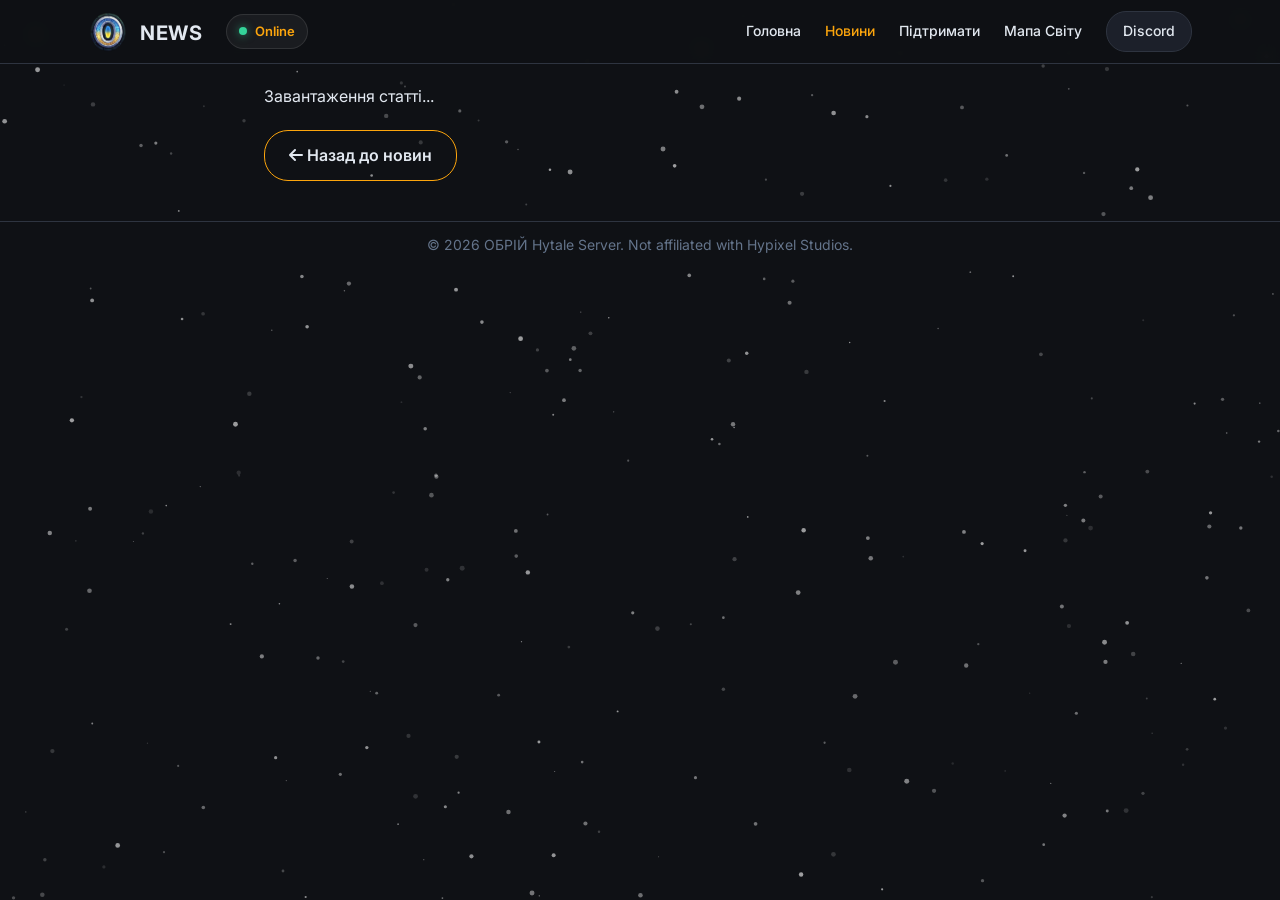
<file: article.html>
<!DOCTYPE html>
<html lang="uk">

<head>
    <meta charset="UTF-8">
    <meta name="viewport" content="width=device-width, initial-scale=1.0">
    <title>Новина - ОБРІЙ Hytale</title>
    <link rel="icon" type="image/png" href="assets/images/logo_new.png">
    <link rel="preconnect" href="https://fonts.googleapis.com">
    <link rel="preconnect" href="https://fonts.gstatic.com" crossorigin>
    <link href="https://fonts.googleapis.com/css2?family=Inter:wght@400;500;600;700;800&display=swap" rel="stylesheet">
    <link rel="stylesheet" href="https://cdnjs.cloudflare.com/ajax/libs/font-awesome/6.0.0/css/all.min.css">
    <link rel="stylesheet" href="style.css?v=1.8">

    <!-- SEO & Open Graph -->
    <meta name="description" content="Читайте цікаві статті про світ Hytale та сервер ОБРІЙ.">
    <meta property="og:type" content="article">
    <meta property="og:url" content="https://obriyhytale.pp.ua/article.html">
    <meta property="og:title" content="Стаття - ОБРІЙ Hytale">
    <meta property="og:description" content="Читайте цікаві статті про світ Hytale та сервер ОБРІЙ.">
    <meta property="og:image" content="https://obriyhytale.pp.ua/assets/images/logo_new.png">
    
    <!-- Twitter -->
    <meta property="twitter:card" content="summary_large_image">
    <meta property="twitter:url" content="https://obriyhytale.pp.ua/article.html">
    <meta property="twitter:title" content="Стаття - ОБРІЙ Hytale">
    <meta property="twitter:description" content="Читайте цікаві статті про світ Hytale та сервер ОБРІЙ.">
    <meta property="twitter:image" content="https://obriyhytale.pp.ua/assets/images/logo_new.png">
</head>

<body>
    <header>
        <div class="header-inner">
            <div class="header-left">
                <a href="/" class="logo">
                    <img src="assets/images/logo_new.png" alt="ОБРІЙ">
                    <span>NEWS</span>
                </a>
                <div class="server-status" title="Click to copy IP">
                    <div class="status-dot"></div>
                    <div class="status-text">Loading...</div>
                </div>
            </div>
            <div class="menu-toggle"><i class="fas fa-bars"></i></div>
            <nav class="desktop-nav">
                <a href="/">Головна</a>
                <a href="/news" class="active">Новини</a>
                <a href="/donate">Підтримати</a>
                <a href="https://map.obriyhytale.pp.ua/" target="_blank">Мапа Світу</a>
                <a href="https://discord.gg/MFsDjDY6nN" target="_blank" class="discord-btn">Discord</a>
            </nav>
        </div>
    </header>

    <main style="padding-bottom: 40px;">
        <article class="container animate" style="max-width: 800px; margin: 0 auto;">
            <div id="article-content" class="article-full">
                <div class="loading">Завантаження статті...</div>
            </div>

            <div style="margin-top: 20px;">
                <a href="/news" class="btn btn-outline"><i class="fas fa-arrow-left"></i> Назад до новин</a>
            </div>
        </article>
    </main>

    <footer>
        <div class="container footer-content">
            <p>&copy; 2026 ОБРІЙ Hytale Server. Not affiliated with Hypixel Studios.</p>
        </div>
    </footer>

    <script src="script.js?v=1.8"></script>

    <!-- Cloudflare Web Analytics -->
    <script defer src='https://static.cloudflareinsights.com/beacon.min.js'
        data-cf-beacon='{"token": "9cac6707b13f4481a4ed3b83d3ede706"}'></script><!-- End Cloudflare Web Analytics -->
</body>

</html>
</file>
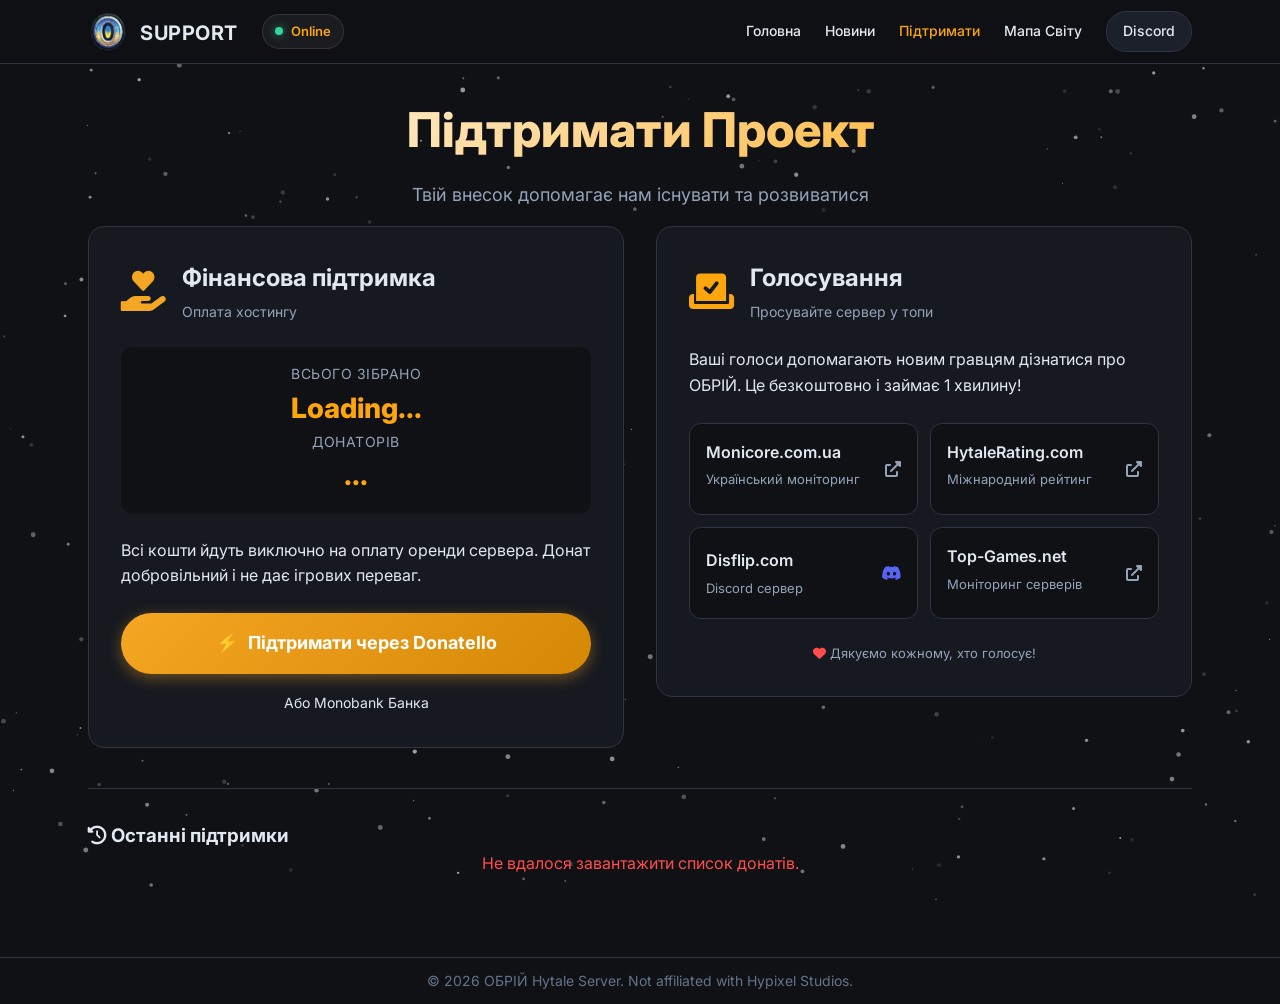
<file: donate.html>
<!DOCTYPE html>
<html lang="uk">

<head>
    <meta charset="UTF-8">
    <meta name="viewport" content="width=device-width, initial-scale=1.0">

    <!-- Primary Meta Tags -->
    <title>Підтримати проект - ОБРІЙ Hytale (Хайтейл) сервер</title>
    <meta name="description"
        content="Підтримай ОБРІЙ - український Hytale (Хайтейл) сервер. Твій донат допомагає оплатити хостинг без ігрових переваг. Принципово проти Pay-to-Win.">
    <meta name="keywords"
        content="обрій донат, підтримати hytale сервер, hytale донат, хайтейл підтримка, обрій хайтейл донат">

    <link rel="icon" type="image/png" href="assets/images/logo_new.png">
    <link rel="canonical" href="https://obriyhytale.pp.ua/donate">
    <link rel="preconnect" href="https://fonts.googleapis.com">
    <link rel="preconnect" href="https://fonts.gstatic.com" crossorigin>
    <link href="https://fonts.googleapis.com/css2?family=Inter:wght@400;500;600;700;800&display=swap" rel="stylesheet">
    <link rel="stylesheet" href="style.css?v=1.8">

    <!-- SEO & Open Graph -->
    <meta name="description" content="Підтримай український сервер Hytale! Твій внесок допомагає нам розвиватися.">
    <meta property="og:type" content="website">
    <meta property="og:url" content="https://obriyhytale.pp.ua/donate.html">
    <meta property="og:title" content="Підтримати - ОБРІЙ Hytale">
    <meta property="og:description" content="Підтримай український сервер Hytale! Твій внесок допомагає нам розвиватися.">
    <meta property="og:image" content="https://obriyhytale.pp.ua/assets/images/logo_new.png">
    
    <!-- Twitter -->
    <meta property="twitter:card" content="summary_large_image">
    <meta property="twitter:url" content="https://obriyhytale.pp.ua/donate.html">
    <meta property="twitter:title" content="Підтримати - ОБРІЙ Hytale">
    <meta property="twitter:description" content="Підтримай український сервер Hytale! Твій внесок допомагає нам розвиватися.">
    <meta property="twitter:image" content="https://obriyhytale.pp.ua/assets/images/logo_new.png">
    <link rel="stylesheet" href="https://cdnjs.cloudflare.com/ajax/libs/font-awesome/6.0.0/css/all.min.css">
</head>

<body>
    <header>
        <div class="header-inner">
            <div class="header-left">
                <a href="/" class="logo">
                    <img src="assets/images/logo_new.png" alt="OBRIY Logo">
                    <span>SUPPORT</span>
                </a>
                <div class="server-status" title="Click to copy IP">
                    <div class="status-dot"></div>
                    <div class="status-text">Loading...</div>
                </div>
            </div>
            <div class="menu-toggle"><i class="fas fa-bars"></i></div>
            <nav class="desktop-nav">
                <a href="/">Головна</a>
                <a href="/news">Новини</a>
                <a href="/donate" class="active">Підтримати</a>
                <a href="/map">Мапа Світу</a>
                <a href="https://discord.gg/MFsDjDY6nN" target="_blank" class="discord-btn">Discord</a>
            </nav>
        </div>
    </header>

    <main class="donate-page">
        <div class="container">
            
            <div class="donate-hero" style="text-align: center; padding: 8px 0 16px;">
                <div class="donate-hero-content">
                    <h1 style="font-size: 48px; font-weight: 800; margin-bottom: 12px; background: linear-gradient(135deg, #fff 0%, #fca50d 100%); -webkit-background-clip: text; -webkit-text-fill-color: transparent; background-clip: text;">
                        Підтримати Проект
                    </h1>
                    <p style="font-size: 18px; color: var(--vp-c-text-2); max-width: 500px; margin: 0 auto;">Твій внесок допомагає нам існувати та розвиватися</p>
                </div>
            </div>

            <!-- Support Columns -->
            <div class="donate-columns">
                
                <!-- COLUMN 1: FINANCIAL -->
                <div class="support-card">
                    <div class="support-header">
                        <i class="fas fa-hand-holding-heart" style="color: #F5A623;"></i>
                        <div>
                            <h2 style="margin:0; font-size: 24px;">Фінансова підтримка</h2>
                            <p style="margin:4px 0 0 0; color: var(--vp-c-text-2); font-size: 14px;">Оплата хостингу</p>
                        </div>
                    </div>

                    <!-- Donatello Stats -->
                    <div class="donatello-stats" style="margin-bottom: 24px; background: var(--vp-c-bg); padding: 16px; border-radius: 12px; text-align: center;">
                        <div class="stat-item">
                            <span class="stat-label">Всього зібрано</span>
                            <span class="stat-value" id="total-amount">Loading...</span>
                        </div>
                        <div class="stat-item">
                            <span class="stat-label">Донаторів</span>
                            <span class="stat-value" id="total-count">...</span>
                        </div>
                    </div>

                    <p class="donate-description" style="margin-bottom: 24px;">
                        Всі кошти йдуть виключно на оплату оренди сервера. Донат добровільний і не дає ігрових переваг.
                    </p>

                    <a href="https://donatello.to/obriyhytale" target="_blank" class="donatello-btn" style="text-align: center;">
                        <span class="btn-icon">⚡</span> Підтримати через Donatello
                    </a>

                    <div style="margin-top: 16px; text-align: center;">
                        <a href="https://send.monobank.ua/jar/sxanqYGca" target="_blank" class="method-link" style="display: inline-block; font-size: 14px;">
                             Або Monobank Банка
                        </a>
                    </div>
                </div>

                <!-- COLUMN 2: VOTING -->
                <div class="support-card">
                    <div class="support-header">
                        <i class="fas fa-vote-yea" style="color: var(--vp-c-brand);"></i>
                        <div>
                            <h2 style="margin:0; font-size: 24px;">Голосування</h2>
                            <p style="margin:4px 0 0 0; color: var(--vp-c-text-2); font-size: 14px;">Просувайте сервер у топи</p>
                        </div>
                    </div>

                    <p style="margin-bottom: 24px; color: var(--vp-c-text-1);">
                        Ваші голоси допомагають новим гравцям дізнатися про ОБРІЙ. Це безкоштовно і займає 1 хвилину!
                    </p>

                    <div class="vote-list">
                        <!-- Monicore -->
                        <a href="https://monicore.com.ua/server/469/%D0%BE%D0%B1%D1%80%D1%96%D0%B9-hytale" target="_blank" class="vote-item">
                            <div class="vote-info">
                                <h4>Monicore.com.ua</h4>
                                <p>Український моніторинг</p>
                                <div id="monicore-stats" class="vote-stats"></div>
                            </div>
                            <i class="fas fa-external-link-alt" style="color: var(--vp-c-text-2);"></i>
                        </a>

                        <!-- HytaleRating -->
                         <a href="https://hytalerating.com/74-play-obriyhytale-pp-ua" target="_blank" class="vote-item">
                            <div class="vote-info">
                                <h4>HytaleRating.com</h4>
                                <p>Міжнародний рейтинг</p>
                                <div id="hytalerating-stats" class="vote-stats"></div>
                            </div>
                            <i class="fas fa-external-link-alt" style="color: var(--vp-c-text-2);"></i>
                        </a>
                        <!-- Disflip Discord -->
                        <a href="https://disflip.com/guild/1466881329990996179" target="_blank" class="vote-item">
                            <div class="vote-info">
                                <h4>Disflip.com</h4>
                                <p>Discord сервер</p>
                            </div>
                            <i class="fab fa-discord" style="color: #5865F2;"></i>
                        </a>

                        <!-- Top-Games.net -->
                        <a href="https://ua.top-games.net/hytale/obrii-hytale" target="_blank" class="vote-item">
                            <div class="vote-info">
                                <h4>Top-Games.net</h4>
                                <p>Моніторинг серверів</p>
                                <div id="topgames-stats" class="vote-stats"></div>
                            </div>
                            <i class="fas fa-external-link-alt" style="color: var(--vp-c-text-2);"></i>
                        </a>
                    </div>

                    <div style="margin-top: auto; padding-top: 24px; color: var(--vp-c-text-2); font-size: 13px; text-align: center;">
                        <i class="fas fa-heart" style="color: #ff4d4d;"></i> Дякуємо кожному, хто голосує!
                    </div>
                </div>

            </div>

             <!-- Patrons List -->
             <div class="patrons-list-section">
                <h3><i class="fas fa-history"></i> Останні підтримки</h3>
                <div id="patrons-grid" class="patrons-grid">
                    <div class="loading-spinner"><i class="fas fa-circle-notch fa-spin"></i> Завантаження...</div>
                </div>
            </div>



        </div>
    </main>

    <footer>
        <div class="container footer-content">
            <p>&copy; 2026 ОБРІЙ Hytale Server. Not affiliated with Hypixel Studios.</p>
        </div>
    </footer>

    <script src="script.js?v=1.8"></script>
    <!-- Cloudflare Web Analytics -->
    <script defer src='https://static.cloudflareinsights.com/beacon.min.js'
        data-cf-beacon='{"token": "9cac6707b13f4481a4ed3b83d3ede706"}'></script><!-- End Cloudflare Web Analytics -->
</body>

</html>
</file>
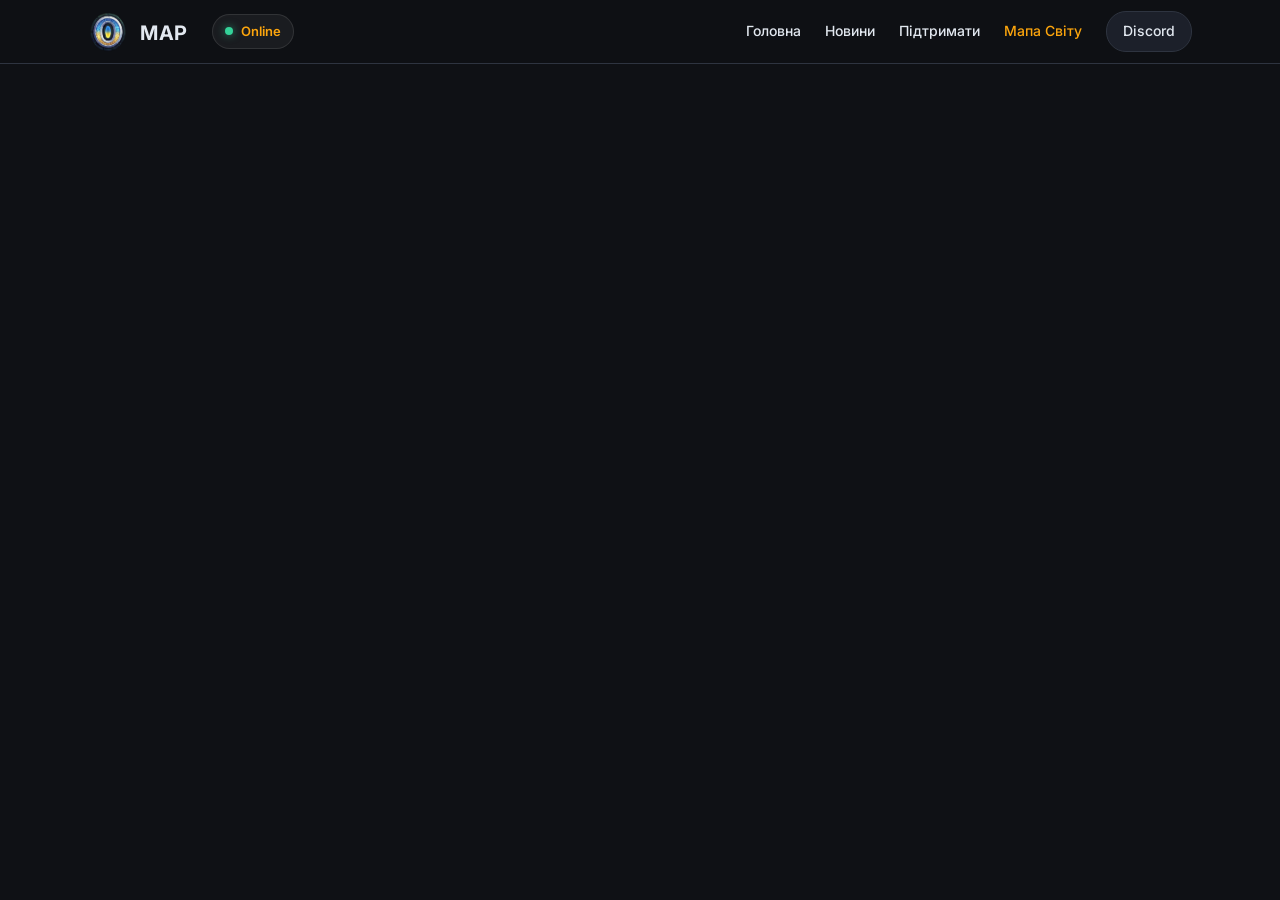
<file: map.html>
<!DOCTYPE html>
<html lang="uk">

<head>
    <meta charset="UTF-8">
    <meta name="viewport" content="width=device-width, initial-scale=1.0">

    <!-- Primary Meta Tags -->
    <title>Мапа Світу - ОБРІЙ Hytale (Хайтейл) сервер</title>
    <meta name="description"
        content="Інтерактивна мапа світу сервера ОБРІЙ. Досліджуй території, знаходь друзів та плануй пригоди!">
    <meta name="keywords" content="hytale map, hytale мапа, обрій мапа, minecraft map">

    <link rel="icon" type="image/png" href="assets/images/logo_new.png">
    <link rel="canonical" href="https://obriyhytale.pp.ua/map">
    <link rel="preconnect" href="https://fonts.googleapis.com">
    <link rel="preconnect" href="https://fonts.gstatic.com" crossorigin>
    <link href="https://fonts.googleapis.com/css2?family=Inter:wght@400;500;600;700;800&display=swap" rel="stylesheet">
    <link rel="stylesheet" href="style.css?v=1.8">

    <!-- SEO & Open Graph -->
    <meta property="og:type" content="website">
    <meta property="og:url" content="https://obriyhytale.pp.ua/map.html">
    <meta property="og:title" content="Мапа Світу - ОБРІЙ Hytale">
    <meta property="og:description" content="Інтерактивна мапа світу сервера ОБРІЙ.">
    <meta property="og:image" content="https://obriyhytale.pp.ua/assets/images/logo_new.png">
    
    <link rel="stylesheet" href="https://cdnjs.cloudflare.com/ajax/libs/font-awesome/6.0.0/css/all.min.css">
    <style>
        /* Specific page styles to ensure full height */
        html, body {
            margin: 0;
            padding: 0;
            overflow: hidden; /* Hide scrollbars on the main page */
            height: 100%;
            background-color: #0f1115; /* Fallback bg */
        }
        main.map-container {
            position: absolute;
            top: 64px; /* Hardcoded nav height matches CSS var */
            left: 0;
            width: 100%;
            height: calc(100% - 64px);
            z-index: 1;
            padding: 0 !important; /* Override global main padding */
            margin: 0 !important;
        }
        iframe.map-frame {
            width: 100%;
            height: 100%;
            border: none;
            display: block;
        }
    </style>
</head>

<body>

    <header>
        <div class="header-inner">
            <div class="header-left">
                <a href="/" class="logo">
                    <img src="assets/images/logo_new.png" alt="ОБРІЙ">
                    <span>MAP</span>
                </a>
                <div class="server-status" title="Click to copy IP">
                    <div class="status-dot"></div>
                    <div class="status-text">Loading...</div>
                </div>
            </div>
            <div class="menu-toggle"><i class="fas fa-bars"></i></div>
            <nav class="desktop-nav">
                <a href="/">Головна</a>
                <a href="/news">Новини</a>
                <a href="/donate">Підтримати</a>
                <a href="/map" class="active">Мапа Світу</a>
                <a href="https://discord.gg/MFsDjDY6nN" target="_blank" class="discord-btn">Discord</a>
            </nav>
        </div>
    </header>
    
    <main class="map-container">
        <!-- Iframe with direct src -->
        <iframe src="https://map.obriyhytale.pp.ua/" class="map-frame" title="Мапа світу ОБРІЙ"></iframe>
    </main>

    <!-- Script needed for header/mobile menu and server status -->
    <script src="script.js?v=1.8"></script>

    <!-- Cloudflare Web Analytics -->
    <script defer src='https://static.cloudflareinsights.com/beacon.min.js'
        data-cf-beacon='{"token": "9cac6707b13f4481a4ed3b83d3ede706"}'></script><!-- End Cloudflare Web Analytics -->
</body>

</html>
</file>
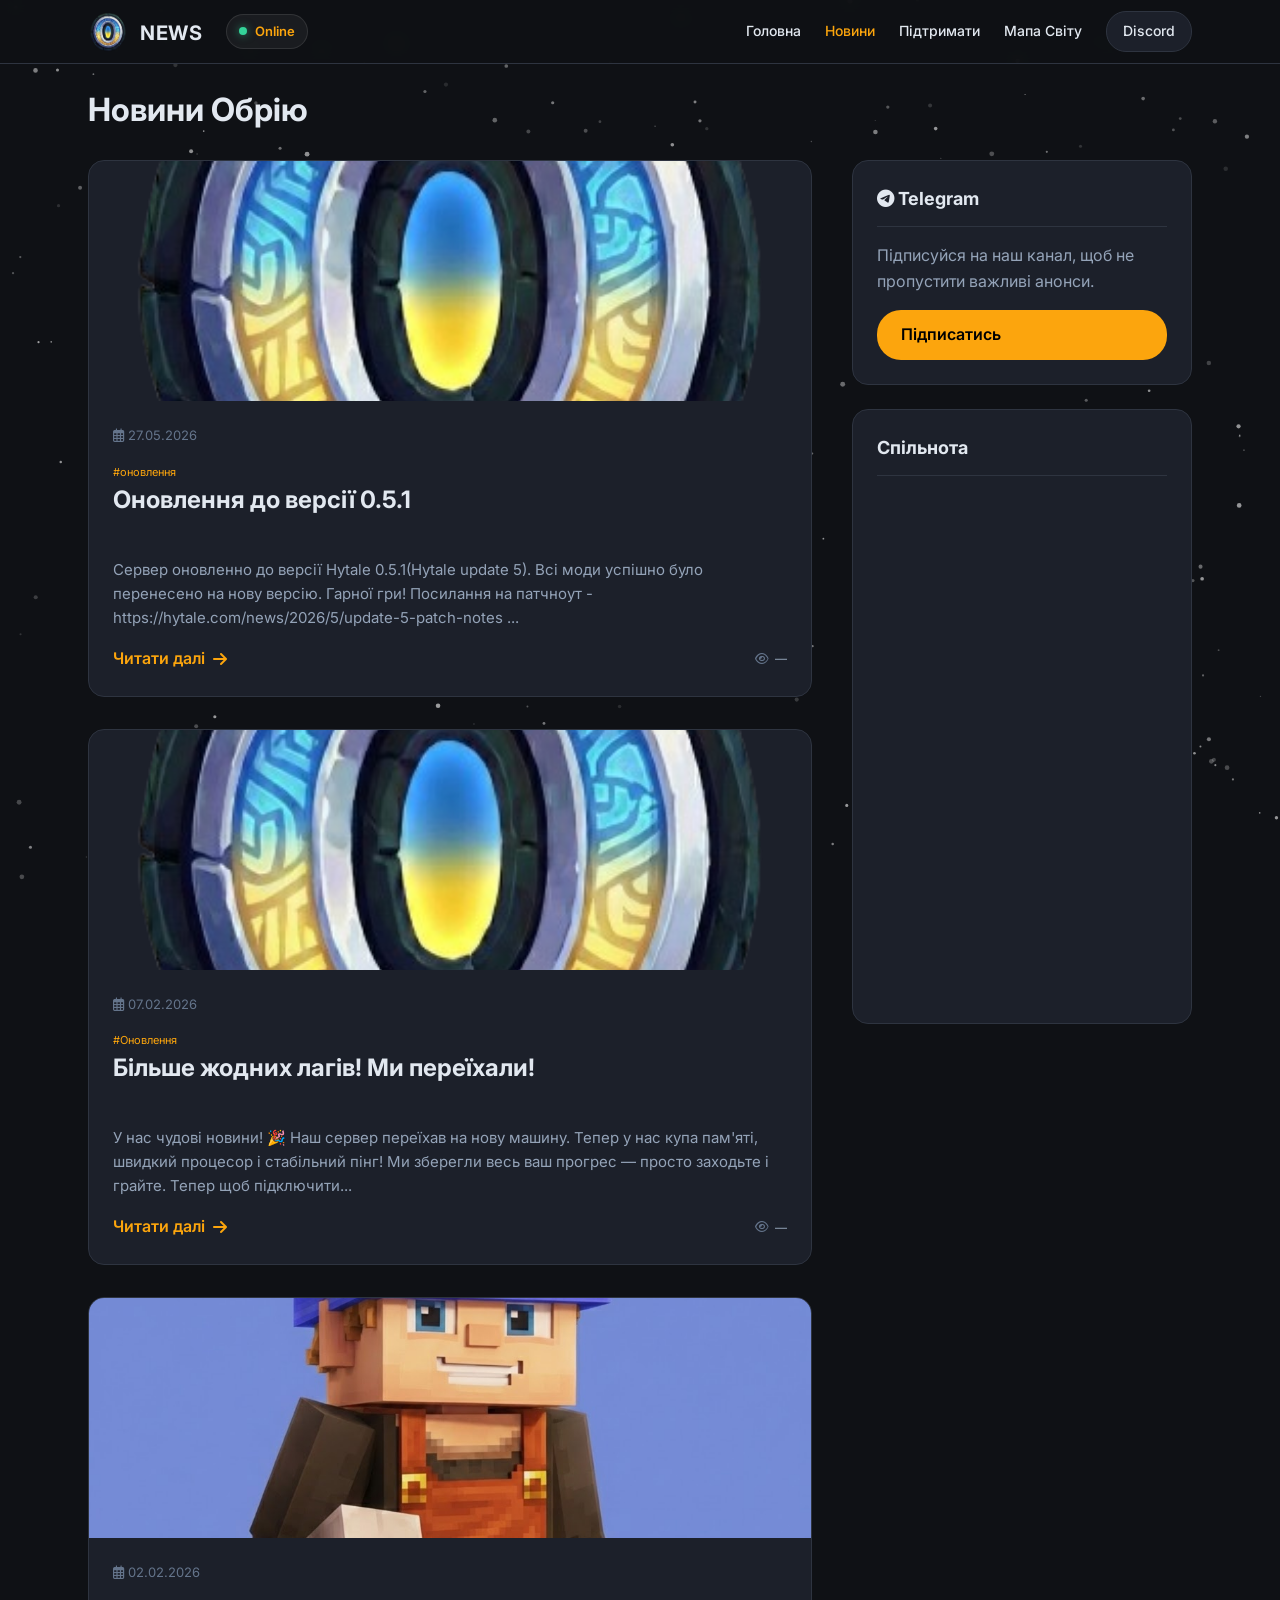
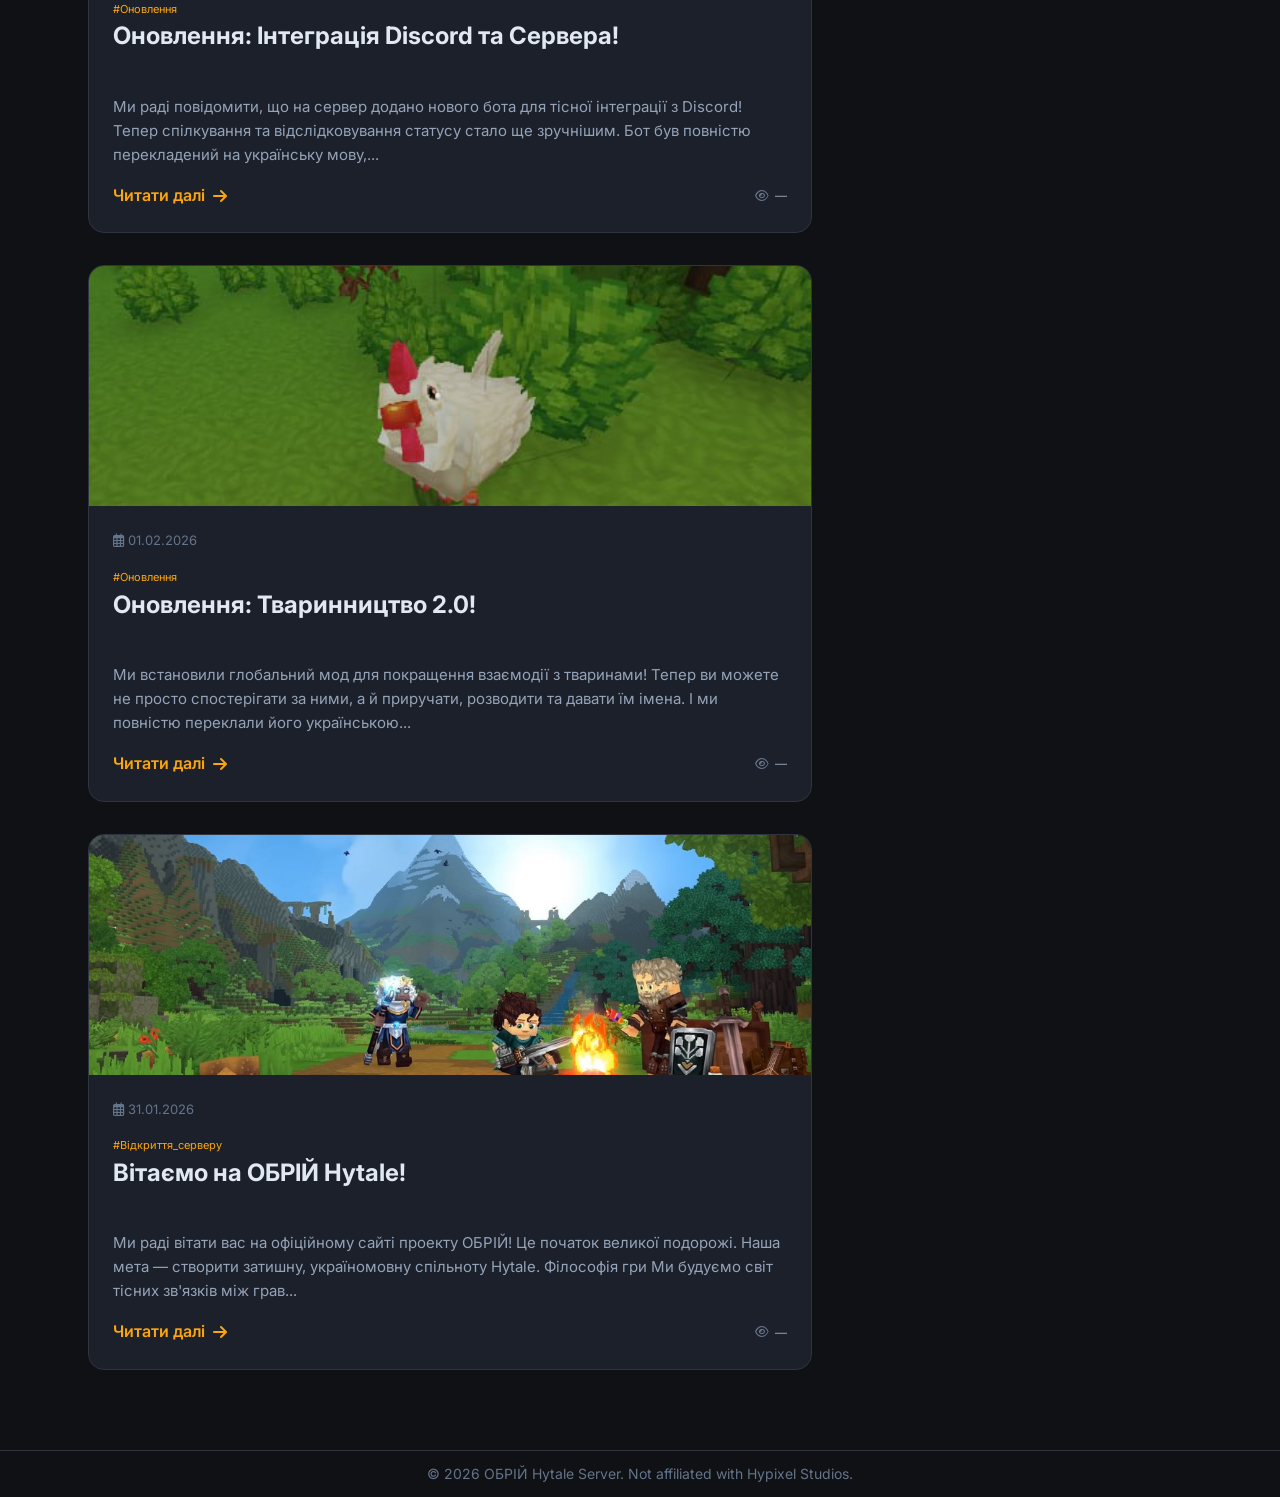
<file: news.html>
<!DOCTYPE html>
<html lang="uk">

<head>
    <meta charset="UTF-8">
    <meta name="viewport" content="width=device-width, initial-scale=1.0">

    <!-- Primary Meta Tags -->
    <title>Новини - ОБРІЙ Hytale (Хайтейл) сервер</title>
    <meta name="description"
        content="Останні новини та оновлення ОБРІЙ - українського Hytale (Хайтейл) сервера. Слідкуй за подіями спільноти та анонсами.">
    <meta name="keywords"
        content="обрій новини, hytale новини, хайтейл новини, обрій хроніки, український hytale сервер">

    <link rel="icon" type="image/png" href="assets/images/logo_new.png">
    <link rel="canonical" href="https://obriyhytale.pp.ua/news">
    <link rel="preconnect" href="https://fonts.googleapis.com">
    <link rel="preconnect" href="https://fonts.gstatic.com" crossorigin>
    <link href="https://fonts.googleapis.com/css2?family=Inter:wght@400;500;600;700;800&display=swap" rel="stylesheet">
    <link rel="stylesheet" href="style.css?v=1.8">

    <!-- SEO & Open Graph -->
    <meta name="description" content="Останні новини та оновлення сервера ОБРІЙ Hytale. Дізнавайся про події першим!">
    <meta property="og:type" content="website">
    <meta property="og:url" content="https://obriyhytale.pp.ua/news.html">
    <meta property="og:title" content="Новини - ОБРІЙ Hytale">
    <meta property="og:description" content="Останні новини та оновлення сервера ОБРІЙ.">
    <meta property="og:image" content="https://obriyhytale.pp.ua/assets/images/logo_new.png">
    
    <!-- Twitter -->
    <meta property="twitter:card" content="summary_large_image">
    <meta property="twitter:url" content="https://obriyhytale.pp.ua/news.html">
    <meta property="twitter:title" content="Новини - ОБРІЙ Hytale">
    <meta property="twitter:description" content="Останні новини та оновлення сервера ОБРІЙ.">
    <meta property="twitter:image" content="https://obriyhytale.pp.ua/assets/images/logo_new.png">
    <link rel="stylesheet" href="https://cdnjs.cloudflare.com/ajax/libs/font-awesome/6.0.0/css/all.min.css">
</head>

<body>

    <header>
        <div class="header-inner">
            <div class="header-left">
                <a href="/" class="logo">
                    <img src="assets/images/logo_new.png" alt="ОБРІЙ">
                    <span>NEWS</span>
                </a>
                <div class="server-status" title="Click to copy IP">
                    <div class="status-dot"></div>
                    <div class="status-text">Loading...</div>
                </div>
            </div>
            <div class="menu-toggle"><i class="fas fa-bars"></i></div>
            <nav class="desktop-nav">
                <a href="/">Головна</a>
                <a href="/news" class="active">Новини</a>
                <a href="/donate">Підтримати</a>
                <a href="/map">Мапа Світу</a>
                <a href="https://discord.gg/MFsDjDY6nN" target="_blank" class="discord-btn">Discord</a>
            </nav>
        </div>
    </header>

    <main class="page-main">
        <div class="container animate">
            <h1 style="font-size: 32px; font-weight: 700;">Новини Обрію</h1>
            <div class="news-layout">
                <section class="news-feed" id="news-container">
                    <div class="loader"></div>
                </section>

                <aside class="sidebar animate">
                    <div class="widget telegram-widget">
                        <h3><i class="fab fa-telegram-plane"></i> Telegram</h3>
                        <p style="color: var(--vp-c-text-2); margin-bottom: 16px;">Підписуйся на наш канал, щоб не
                            пропустити важливі анонси.</p>
                        <a href="#" class="btn btn-primary"
                            style="width: 100%; justify-content: center;">Підписатись</a>
                    </div>

                    <div class="widget">
                        <h3>Спільнота</h3>
                        <iframe src="https://discord.com/widget?id=1466881329990996179&theme=dark" width="100%"
                            height="500" allowtransparency="true" frameborder="0"
                            sandbox="allow-popups allow-popups-to-escape-sandbox allow-same-origin allow-scripts"></iframe>
                    </div>
                </aside>
            </div>
    </main>

    <footer>
        <div class="container footer-content">
            <p>&copy; 2026 ОБРІЙ Hytale Server. Not affiliated with Hypixel Studios.</p>
        </div>
    </footer>

    <script src="script.js?v=1.8"></script>

    <!-- Cloudflare Web Analytics -->
    <script defer src='https://static.cloudflareinsights.com/beacon.min.js'
        data-cf-beacon='{"token": "9cac6707b13f4481a4ed3b83d3ede706"}'></script><!-- End Cloudflare Web Analytics -->
</body>

</html>
</file>
<file: style.css>
/* Global Styles */
:root {
    --vp-c-bg: #0f1115;
    --vp-c-bg-alt: #161920;
    --vp-c-bg-soft: #1c202a;
    --vp-c-border: #2e3440;
    --vp-c-text-1: #e2e8f0;
    --vp-c-text-2: #94a3b8;
    --vp-c-text-3: #64748b;
    --vp-c-brand: #fca50d;
    /* Brand Yellow/Gold */
    --vp-c-brand-light: #fcd34d;
    --vp-c-brand-dark: #d97706;
    --vp-c-brand-rgb: 252, 165, 13;
    --vp-nav-height: 64px;
}

* {
    box-sizing: border-box;
    margin: 0;
    padding: 0;
}

body {
    font-family: 'Inter', sans-serif;
    background-color: var(--vp-c-bg);
    color: var(--vp-c-text-1);
    line-height: 1.6;
    padding-top: var(--vp-nav-height);

    /* Interactive Background */
    /* Interactive Background handled by Canvas (script.js) for performance */
    background-color: var(--vp-c-bg); /* Fallback/Base color */
}

/* Remove CSS-based stars to save performance */
/* body::before removed */

/* H1 Gradient Text Restoration */
.hero-content h1 {
    font-size: 56px;
    line-height: 1.1;
    font-weight: 800;
    margin-bottom: 24px;
    background: linear-gradient(to right, #ffffff 30%, #fca50d 100%);
    -webkit-background-clip: text;
    background-clip: text;
    -webkit-text-fill-color: transparent;
    text-shadow: 0 0 30px rgba(252, 165, 13, 0.3);
}

/* Override the inline span color if present, to let gradient shine through */
.hero-content h1 span {
    color: inherit !important;
    background: inherit;
    -webkit-background-clip: inherit;
    background-clip: inherit;
    -webkit-text-fill-color: inherit;
}

a {
    text-decoration: none;
    color: inherit;
    transition: color 0.2s;
}

ul {
    list-style: none;
}

img {
    max-width: 100%;
    display: block;
}

.container {
    max-width: 1152px;
    margin: 0 auto;
    padding: 0 24px;
}

/* Header */
header {
    position: fixed;
    top: 0;
    left: 0;
    right: 0;
    height: var(--vp-nav-height);
    background-color: rgba(15, 17, 21, 0.95);
    /* Slightly darker/more opaque */
    backdrop-filter: blur(8px);
    border-bottom: 1px solid var(--vp-c-border);
    z-index: 100;
}

.header-inner {
    display: flex;
    justify-content: space-between;
    align-items: center;
    height: 100%;
    max-width: 1152px;
    margin: 0 auto;
    padding: 0 24px;
}

.logo {
    display: flex;
    align-items: center;
    gap: 12px;
    text-decoration: none;
}

.logo img {
    height: 40px;
    width: auto;
}

.logo span {
    font-weight: 700;
    font-size: 20px;
    letter-spacing: 0.5px;
    color: var(--vp-c-text-1);
    position: relative;
    top: 1px;
    /* Optical alignment */
}

.desktop-nav {
    display: flex;
    gap: 24px;
    align-items: center;
}

.desktop-nav a {
    font-size: 14px;
    font-weight: 500;
    color: var(--vp-c-text-1);
}

.desktop-nav a:hover,
.desktop-nav a.active {
    color: var(--vp-c-brand);
}

/* Mobile Nav Toggle - Hidden on desktop */
.menu-toggle {
    display: none;
    color: var(--vp-c-text-1);
    font-size: 24px;
    cursor: pointer;
    z-index: 1001;
}



/* Sidebar & Widgets (Restored) */
.sidebar {
    position: sticky;
    top: 100px;
}

.widget {
    background: var(--vp-c-bg-soft);
    border: 1px solid var(--vp-c-border);
    border-radius: 16px;
    padding: 24px;
    margin-bottom: 24px;
}

.widget h3 {
    font-size: 18px;
    margin-bottom: 16px;
    padding-bottom: 12px;
    border-bottom: 1px solid var(--vp-c-border);
}

.quick-links {
    list-style: none;
    padding: 0;
}

.quick-links li {
    margin-bottom: 12px;
}

.quick-links a {
    color: var(--vp-c-text-2);
    display: flex;
    align-items: center;
    gap: 8px;
}

.quick-links a:hover {
    color: var(--vp-c-brand);
    transform: translateX(4px);
    display: inline-block;
}

@media (max-width: 960px) {
    .sidebar {
        position: static;
        margin-top: 40px;
    }
}


/* Loader */
.loader {
    border: 4px solid var(--vp-c-bg-soft);
    border-top: 4px solid var(--vp-c-brand);
    border-radius: 50%;
    width: 40px;
    height: 40px;
    animation: spin 1s linear infinite;
    margin: 40px auto;
}

@keyframes spin {
    0% { transform: rotate(0deg); }
    100% { transform: rotate(360deg); }
}



.header-left {
    display: flex;
    align-items: center;
    gap: 24px;
}

.server-status {
    position: relative;
    display: flex;
    align-items: center;
    gap: 8px;
    font-size: 13px;
    font-weight: 600;
    color: var(--vp-c-text-2);
    background: rgba(255, 255, 255, 0.05);
    padding: 6px 12px;
    border-radius: 20px;
    border: 1px solid rgba(255, 255, 255, 0.1);
    cursor: pointer;
    transition: all 0.2s;
}

.server-status:hover {
    background: rgba(252, 165, 13, 0.1);
    border-color: var(--vp-c-brand);
    color: var(--vp-c-text-1);
}

.status-dot {
    width: 8px;
    height: 8px;
    border-radius: 50%;
    background-color: var(--vp-c-text-3);
    /* Default/Loading */
    box-shadow: 0 0 5px rgba(0, 0, 0, 0.5);
}

.status-dot.online {
    background-color: #34d399;
    /* Green */
    box-shadow: 0 0 8px rgba(52, 211, 153, 0.6);
}

.status-dot.offline {
    background-color: #f87171;
    /* Red */
}

.status-text {
    white-space: nowrap;
}

.discord-btn {
    padding: 8px 16px;
    background-color: var(--vp-c-bg-soft);
    border: 1px solid var(--vp-c-border);
    border-radius: 20px;
    transition: all 0.2s;
}

.discord-btn:hover {
    border-color: var(--vp-c-brand);
    color: var(--vp-c-brand);
}

/* WIP Nav Item */
.nav-item-wip {
    position: relative;
    display: flex;
    align-items: center;
    gap: 4px;
    font-size: 14px;
    font-weight: 500;
    color: var(--vp-c-text-3); /* Dimmed color */
    cursor: not-allowed;
    opacity: 0.7;
    transition: opacity 0.2s;
}

.nav-item-wip:hover {
    opacity: 1;
}

.wip-icon {
    height: 38px;
    width: auto;
    border-radius: 4px; /* Optional rounded corners */
}

/* Tooltip */
.wip-tooltip {
    position: absolute;
    top: 100%;
    left: 50%;
    transform: translateX(-50%);
    margin-top: 10px;
    background-color: var(--vp-c-bg-soft);
    color: var(--vp-c-text-1);
    padding: 8px 12px;
    border-radius: 8px;
    border: 1px solid var(--vp-c-border);
    font-size: 12px;
    white-space: nowrap;
    opacity: 0;
    visibility: hidden;
    transition: all 0.2s;
    pointer-events: none;
    z-index: 1000;
    box-shadow: 0 4px 12px rgba(0, 0, 0, 0.3);
}

.wip-tooltip::before {
    content: '';
    position: absolute;
    top: -5px;
    left: 50%;
    transform: translateX(-50%);
    border-width: 0 5px 5px 5px;
    border-style: solid;
    border-color: transparent transparent var(--vp-c-border) transparent;
}

.nav-item-wip:hover .wip-tooltip {
    opacity: 1;
    visibility: visible;
    transform: translateX(-50%) translateY(0);
}

/* Main Content */
main {
    padding-top: 20px;
    padding-bottom: 80px;
}

/* Hero Section */
.hero {
    /* Full viewport height minus header and padding */
    min-height: calc(100vh - var(--vp-nav-height) - 20px);
    display: flex;
    flex-direction: column;
    justify-content: center;
    align-items: center;
    text-align: center;
}

.hero-content {
    max-width: 800px;
    margin: 0 auto;
}

.hero-content h1 {
    font-size: 56px;
    line-height: 1.1;
    font-weight: 800;
    margin-bottom: 24px;
    background: linear-gradient(to right, #ffffff 30%, #fca50d 100%);
    -webkit-background-clip: text;
    background-clip: text;
    -webkit-text-fill-color: transparent;
    text-shadow: 0 0 30px rgba(252, 165, 13, 0.3);
}

.hero-content p {
    font-size: 20px;
    color: var(--vp-c-text-2);
    margin-bottom: 40px;
    max-width: 600px;
    margin-left: auto;
    margin-right: auto;
}

.hero-actions {
    display: flex;
    gap: 16px;
    justify-content: center;
}

.btn {
    display: inline-block;
    padding: 12px 24px;
    border-radius: 24px;
    font-weight: 600;
    font-size: 16px;
    cursor: pointer;
    transition: opacity 0.2s;
    border: none;
}

.btn-primary {
    background-color: var(--vp-c-brand);
    color: #000;
}

.btn-outline {
    background-color: transparent;
    color: var(--vp-c-text-1);
    border: 1px solid var(--vp-c-brand);
    transition: all 0.2s;
}

.btn-outline:hover {
    background-color: var(--vp-c-brand);
    color: #000;
    box-shadow: 0 0 15px rgba(252, 165, 13, 0.4);
}

.btn:hover {
    opacity: 0.9;
}

html {
    scroll-behavior: smooth;
}

/* Guide Section (Merged Features & Flow) */
.guide-section {
    padding: 80px 0 0;
}

.info-grid {
    display: grid;
    grid-template-columns: repeat(3, 1fr);
    gap: 30px;
}

.guide-card {
    background: var(--vp-c-bg-soft);
    border: 1px solid var(--vp-c-border);
    border-radius: 16px;
    padding: 32px 24px;
    text-align: center;
    /* Center content in cards */
    display: flex;
    flex-direction: column;
    align-items: center;
    transition: all 0.2s;
}

.guide-card:hover {
    border-color: var(--vp-c-brand);
    transform: translateY(-5px);
}

.guide-icon {
    font-size: 32px;
    margin-bottom: 20px;
    color: var(--vp-c-text-1);
}

.guide-step-number {
    font-size: 14px;
    text-transform: uppercase;
    letter-spacing: 2px;
    color: var(--vp-c-brand);
    margin-bottom: 16px;
    font-weight: 800;
}

.guide-card h3 {
    font-size: 20px;
    font-weight: 700;
    margin-bottom: 12px;
    color: var(--vp-c-text-1);
}

.guide-card p {
    font-size: 15px;
    color: var(--vp-c-text-2);
    line-height: 1.6;
}

.section-divider {
    text-align: center;
    margin: 80px 0;
    /* Symmetrical spacing */
}

.section-divider h2 {
    font-size: 40px;
    font-weight: 800;
    color: #fff;
    margin: 0;
    letter-spacing: -0.5px;
}

@media (max-width: 960px) {
    .info-grid {
        grid-template-columns: repeat(auto-fit, minmax(300px, 1fr));
    }
}

/* Footer */
footer {
    border-top: 1px solid var(--vp-c-border);
    padding: 12px 0;
    margin-top: auto;
    text-align: center;
    color: var(--vp-c-text-3);
    font-size: 14px;
}

/* View Count Badge */
.view-count {
    display: inline-flex;
    align-items: center;
    gap: 6px;
    color: var(--vp-c-text-2);
    font-size: 14px;
}

.view-count i {
    color: var(--vp-c-text-3);
}

.news-card .view-count {
    font-size: 12px;
}

.news-card-footer {
    display: flex;
    justify-content: space-between;
    align-items: center;
    margin-top: auto;
}

.news-card-footer .read-more {
    margin: 0;
}


/* News Layout */
/* News Layout */
.news-layout {
    display: grid;
    grid-template-columns: 1fr 340px; /* Main content + Sidebar */
    gap: 40px;
    padding-top: 25px;
    align-items: start;
}

@media (max-width: 960px) {
    .news-layout {
        grid-template-columns: 1fr;
    }
}


.home-news-grid {
    display: grid;
    grid-template-columns: repeat(3, 1fr);
    gap: 24px;
}

@media (max-width: 960px) {
    .home-news-grid {
        grid-template-columns: repeat(auto-fit, minmax(280px, 1fr));
    }
}

.news-feed {
    display: flex;
    flex-direction: column;
    gap: 32px;
}

.home-news-title {
    font-size: 18px;
    margin-bottom: 4px;
    line-height: 1.35; /* Slightly increased for readability */
    /* Height removed for auto-calculation as per request */
    display: -webkit-box;
    -webkit-line-clamp: 2;
    -webkit-box-orient: vertical;
    overflow: hidden;
    color: var(--vp-c-text-1);
}

.home-news-desc {
    font-size: 14px;
    margin-bottom: 16px;
    color: var(--vp-c-text-2);
    overflow: hidden;
    display: -webkit-box;
    -webkit-line-clamp: 3;
    -webkit-box-orient: vertical;
    line-height: 1.5;
    /* Height removed to allow auto-fit */
}

.news-card {
    background: var(--vp-c-bg-soft);
    border: 1px solid var(--vp-c-border);
    border-radius: 16px;
    overflow: hidden;
    transition: transform 0.2s, border-color 0.2s;
    display: flex;
    flex-direction: column;
}

.news-card:hover {
    transform: translateY(-2px);
    border-color: var(--vp-c-brand);
}

.news-image {
    height: 240px;
    width: 100%;
    overflow: hidden;
}

.news-image img {
    width: 100%;
    height: 100%;
    object-fit: cover;
    transition: transform 0.5s;
}

.news-card:hover .news-image img {
    transform: scale(1.05);
}

.news-content {
    padding: 24px;
    flex: 1;
    display: flex;
    flex-direction: column;
}

.news-meta {
    font-size: 13px;
    color: var(--vp-c-text-3);
    margin-bottom: 12px;
    display: flex;
    justify-content: space-between;
}

.news-content h3 {
    font-size: 24px;
    margin-bottom: 12px;
    line-height: 1.3;
    /* Limit to 2 lines and set min-height for alignment */
    display: -webkit-box;
    -webkit-line-clamp: 2;
    -webkit-box-orient: vertical;
    overflow: hidden;
    min-height: 2.6em; /* 1.3 * 2 lines */
}

.news-content p {
    color: var(--vp-c-text-2);
    font-size: 15px;
    flex: 1;
}

.read-more {
    display: inline-flex;
    align-items: center;
    gap: 8px;
    margin-top: 20px;
    font-weight: 600;
    color: var(--vp-c-brand);
}

/* Full Article Styles */
.full-article {
    max-width: 800px;
    margin: 0 auto;
    /* Glassmorphism Background for Readability */
    background: rgba(23, 25, 30, 0.85); /* Semi-transparent dark bg */
    backdrop-filter: blur(12px); /* Blur the stars behind */
    padding: 40px;
    border-radius: 20px;
    border: 1px solid rgba(255, 255, 255, 0.1); /* Lighter border */
    box-shadow: 0 4px 24px rgba(0, 0, 0, 0.2);
}

.article-header h1 {
    font-size: 40px;
    line-height: 1.2;
    margin-bottom: 20px;
    color: #fff;
}

.article-cover {
    width: 100%;
    height: auto;
    border-radius: 12px;
    margin: 30px 0;
}

.article-content {
    font-size: 18px;
    color: var(--vp-c-text-1);
    line-height: 1.8;
}

.article-content p {
    margin-bottom: 16px;
}

/* Auto-styling for images inside articles */
.article-content img {
    max-width: 100%; /* Ensure responsiveness */
    display: block;
    margin: 32px auto; /* Centered with vertical space */
    border-radius: 12px; /* Smooth corners */
    box-shadow: 0 8px 24px rgba(0, 0, 0, 0.3); /* Depth */
    border: 1px solid var(--vp-c-border); /* Subtle border */
    transition: transform 0.3s;
}

.article-content img:hover {
    transform: scale(1.02); /* Slight zoom on hover */
}

/* Auto-styling for lists inside articles */
.article-content ul,
.article-content ol {
    margin-bottom: 24px;
    padding-left: 24px; /* Ensure 24px indentation */
    color: var(--vp-c-text-2);
}

.article-content ul {
    list-style-type: disc;
}

.article-content ol {
    list-style-type: decimal;
}

.article-content li {
    margin-bottom: 8px; /* Spacing between items */
    padding-left: 4px; /* Space between bullet/number and text */
}

.article-content h2,
.article-content h3 {
    margin-top: 24px;
    margin-bottom: 12px;
    color: #fff;
}

.back-link {
    display: inline-flex;
    align-items: center;
    gap: 8px;
    color: var(--vp-c-text-2);
    margin-bottom: 24px;
    font-size: 14px;
}

.back-link:hover {
    color: var(--vp-c-brand);
}

/* Donate Page & Monobank */
.donate-header {
    text-align: center; /* Reverted to center for better balance */
    margin-bottom: 40px;
}

.donate-header h1 {
    font-size: 40px;
    font-weight: 800;
    margin-bottom: 16px;
    background: linear-gradient(to right, #fff, #a5b4fc);
    -webkit-background-clip: text;
    -webkit-text-fill-color: transparent;
}

.donate-header p {
    color: var(--vp-c-text-2);
    font-size: 18px;
    margin-bottom: 32px;
}

.info-box {
    background: rgba(var(--vp-c-brand-rgb), 0.1);
    border: 1px solid rgba(var(--vp-c-brand-rgb), 0.2);
    border-radius: 12px;
    padding: 16px 24px;
    margin: 24px 0;

    display: flex;
    align-items: flex-start;
    gap: 12px;
    text-align: left;
    max-width: 100%;
}

/* Merge adjacent info-boxes via JS props */
.info-box.ib-start {
    border-bottom: none;
    border-bottom-left-radius: 0;
    border-bottom-right-radius: 0;
    margin-bottom: 0;
    padding-bottom: 8px;
}

.info-box.ib-middle {
    border-top: none;
    border-bottom: none;
    border-radius: 0;
    margin-top: 0;
    margin-bottom: 0;
    padding-top: 8px;
    padding-bottom: 8px;
}

.info-box.ib-end {
    border-top: none;
    border-top-left-radius: 0;
    border-top-right-radius: 0;
    margin-top: 0;
    padding-top: 8px;
}

.info-box i {
    color: var(--vp-c-brand);
    margin-top: 4px;
}

.info-box p {
    margin: 0;
    font-size: 14px;
    color: var(--vp-c-text-2);
}

.info-box strong {
    color: var(--vp-c-text-1);
}

/* Monobank Card Styling */
.monobank-section {
    display: flex;
    justify-content: center;
    margin-bottom: 80px;
}

.mono-card {
    position: relative;
    width: 360px;
    background: linear-gradient(145deg, #1a1a1a, #000000);
    border-radius: 24px;
    padding: 30px;
    box-shadow: 0 20px 50px rgba(0, 0, 0, 0.5), 0 0 0 1px rgba(255, 255, 255, 0.1);
    text-align: center;
    overflow: hidden;
    transition: transform 0.3s ease;
}

.mono-card:hover {
    transform: translateY(-5px);
    box-shadow: 0 30px 60px rgba(0, 0, 0, 0.6), 0 0 0 1px rgba(255, 255, 255, 0.2);
}

/* Mono Background Decor */
.mono-bg-blur {
    position: absolute;
    top: -50px;
    right: -50px;
    width: 150px;
    height: 150px;
    background: #ea5353;
    /* Mono red-ish accent */
    filter: blur(80px);
    opacity: 0.2;
    z-index: 0;
}

.mono-content {
    position: relative;
    z-index: 1;
}

.mono-header {
    display: flex;
    align-items: center;
    justify-content: center;
    gap: 10px;
    margin-bottom: 30px;
}

.mono-logo {
    height: 24px;
    filter: brightness(0) invert(1);
    /* Make white */
}

.mono-title {
    font-weight: 700;
    font-size: 18px;
    color: #fff;
}

.mono-jar-visual {
    margin-bottom: 30px;
    color: #fff;
}

.mono-jar-visual i {
    font-size: 48px;
    margin-bottom: 12px;
    background: linear-gradient(to bottom right, #fff, #ccc);
    -webkit-background-clip: text;
    -webkit-text-fill-color: transparent;
}

.jar-text {
    font-size: 14px;
    color: var(--vp-c-text-2);
}

.mono-btn {
    display: inline-block;
    background: #000;
    /* Or Mono Black */
    background: linear-gradient(to bottom, #333, #111);
    border: 1px solid #444;
    color: #fff;
    padding: 10px 20px;
    border-radius: 20px;
    font-size: 14px;
    font-weight: 600;
    text-decoration: none;
    transition: all 0.2s;
}

.mono-btn:hover {
    background: linear-gradient(to bottom, #444, #222);
    border-color: #666;
    transform: translateY(-2px);
}

/* Donate Page Refactor */
.donate-columns {
    display: grid;
    grid-template-columns: 1fr 1fr; /* Equal width columns */
    gap: 32px;
    margin-bottom: 40px;
    align-items: start;
}



.support-card {
    background: var(--vp-c-bg-alt);
    border: 1px solid var(--vp-c-border);
    border-radius: 16px;
    padding: 32px;
    display: flex;
    flex-direction: column;
}

.support-header {
    display: flex;
    align-items: center;
    gap: 16px;
    margin-bottom: 24px;
}

.support-header i {
    font-size: 2.5em;
}

/* Donatello Specifics (Legacy Adapter) */
.donatello-container {
    background: none !important;
    border: none !important;
    padding: 0 !important;
    border-radius: 0 !important;
}

/* Voting Specifics */
.vote-list {
    display: grid;
    grid-template-columns: repeat(2, 1fr);
    gap: 12px;
}

.vote-item {
    background: var(--vp-c-bg);
    border: 1px solid var(--vp-c-border);
    border-radius: 12px;
    padding: 16px;
    display: flex;
    align-items: center;
    justify-content: space-between;
    transition: all 0.2s;
    text-decoration: none;
    color: var(--vp-c-text-1);
}

.vote-item:hover {
    border-color: var(--vp-c-brand);
    transform: translateY(-2px);
    box-shadow: 0 4px 12px rgba(0,0,0,0.1);
}

.vote-info h4 {
    margin: 0;
    font-size: 16px;
    font-weight: 600;
}

.vote-info p {
    margin: 4px 0 0 0;
    font-size: 13px;
    color: var(--vp-c-text-2);
}

/* Patrons List specific fix */
.patrons-list-section {
    margin-top: 40px;
    padding-top: 32px;
    border-top: 1px solid var(--vp-c-border);
}

@media (max-width: 768px) {
    .support-card {
        padding: 24px;
    }
}


/* --- RESTORED MISSING STYLES --- */

/* Donatello Button & Stats */
.stat-item {
    display: flex;
    flex-direction: column;
    align-items: center;
}

.stat-label {
    font-size: 14px;
    color: var(--vp-c-text-2);
    text-transform: uppercase;
    letter-spacing: 0.5px;
}

.stat-value {
    font-size: 28px;
    font-weight: 800;
    color: var(--vp-c-brand);
}

.donatello-btn {
    display: inline-flex;
    align-items: center;
    justify-content: center;
    gap: 10px;
    background: linear-gradient(135deg, #F5A623 0%, #d48806 100%);
    color: #fff;
    font-size: 18px;
    font-weight: 700;
    padding: 16px 48px;
    border-radius: 50px;
    text-decoration: none;
    transition: all 0.3s ease;
    box-shadow: 0 4px 15px rgba(245, 166, 35, 0.4);
    width: 100%; /* Full width in card */
}

.donatello-btn:hover {
    transform: translateY(-2px);
    box-shadow: 0 8px 25px rgba(245, 166, 35, 0.6);
}

/* Patrons Grid Restored */
.patrons-grid {
    display: grid;
    grid-template-columns: repeat(auto-fill, minmax(280px, 1fr));
    gap: 16px;
}

.patron-card {
    background: var(--vp-c-bg);
    border: 1px solid var(--vp-c-divider);
    border-radius: 8px;
    padding: 16px;
    transition: transform 0.2s;
}

.patron-card:hover {
    transform: translateY(-2px);
    border-color: var(--vp-c-brand);
}

.patron-header {
    display: flex;
    justify-content: space-between;
    align-items: center;
    margin-bottom: 8px;
    padding-bottom: 8px;
    border-bottom: 1px solid var(--vp-c-divider);
}

.patron-name {
    font-weight: 700;
    color: var(--vp-c-text-1);
    font-size: 16px;
}

.patron-amount {
    background: rgba(var(--vp-c-brand-rgb), 0.1);
    color: var(--vp-c-brand);
    padding: 4px 8px;
    border-radius: 4px;
    font-weight: 600;
    font-size: 14px;
}

.patron-message {
    font-style: italic;
    color: var(--vp-c-text-2);
    font-size: 14px;
    margin: 0;
    line-height: 1.5;
}

/* Server IP Copy (from Footer/Guide) */
.server-ip-copy {
    background: rgba(0, 0, 0, 0.3);
    border: 1px solid var(--vp-c-border);
    border-radius: 8px;
    padding: 10px 16px;
    display: flex;
    align-items: center;
    justify-content: space-between;
    gap: 12px;
    cursor: pointer;
    transition: all 0.2s;
    margin-top: 12px;
    font-family: monospace;
    font-size: 14px;
    position: relative;
    overflow: hidden;
}

.server-ip-copy:hover {
    background: rgba(255, 255, 255, 0.05);
    border-color: var(--vp-c-brand);
}

.server-ip-copy .ip-text {
    flex-grow: 1;
    text-align: center;
    color: var(--vp-c-brand-light);
    font-weight: 700;
}

.server-ip-copy .copy-hint {
    color: var(--vp-c-text-2);
    font-size: 12px;
}

/* --- Info Box Component --- */
.info-box {
    background: #2b261b; /* Dark yellowish bg to match screenshot/theme */
    border-left: 4px solid var(--vp-c-brand);
    padding: 16px 20px;
    margin: 24px 0;
    border-radius: 8px;
    color: var(--vp-c-text-1);
    font-size: 16px;
    line-height: 1.6;
}

.info-box strong {
    color: #ffd700; /* Gold/Yellow highlight for headers inside box */
}

/* Ensure Quill editor matches site styles */
#editor-container .ql-editor {
    font-family: 'Inter', sans-serif;
    font-size: 16px;
    line-height: 1.8;
    color: var(--vp-c-text-1);
    padding: 24px;
}

#editor-container .ql-editor .info-box {
     /* Inherit styles from above */
     margin: 16px 0;
}

/* --- Inline Admin Editor Styles --- */
.admin-inline-edit .article-header input,
.admin-inline-edit .article-header .news-meta input {
    background: transparent;
    border: 1px dashed transparent;
    color: inherit;
    font-family: inherit;
    width: 100%;
    padding: 4px;
    border-radius: 4px;
    transition: all 0.2s;
}

.admin-inline-edit .article-header input:hover,
.admin-inline-edit .article-header .news-meta input:hover {
    border-color: var(--vp-c-brand);
    background: rgba(255, 255, 255, 0.05);
}

.admin-inline-edit .article-header input:focus,
.admin-inline-edit .article-header .news-meta input:focus {
    outline: none;
    border-color: var(--vp-c-brand);
    background: var(--vp-c-bg-alt);
}

.admin-inline-edit .article-header h1 input {
    font-size: 36px; /* Match h1 */
    font-weight: 700;
}

.admin-inline-edit .news-image {
    cursor: pointer;
    position: relative;
    border: 2px dashed transparent;
    transition: border-color 0.2s;
}

.admin-inline-edit .news-image:hover {
    border-color: var(--vp-c-brand);
}

.admin-inline-edit .news-image::after {
    content: 'Click or Drag Image Here';
    position: absolute;
    inset: 0;
    display: flex;
    align-items: center;
    justify-content: center;
    background: rgba(0, 0, 0, 0.5);
    color: white;
    font-weight: bold;
    opacity: 0;
    transition: opacity 0.2s;
}

.admin-inline-edit .news-image:hover::after {
    opacity: 1;
}

/* Quill Overrides for Inline Feel */
.admin-inline-edit #editor-container {
    border: 1px dashed transparent;
    margin: -24px; /* Offset padding to align text exactly */
}

.admin-inline-edit #editor-container:hover {
    border-color: var(--vp-c-border);
}

/* Custom Toolbar Position */
.ql-toolbar.ql-snow {
    position: sticky;
    top: 0;
    z-index: 100;
    background: var(--vp-c-bg);
    border-bottom: 1px solid var(--vp-c-border) !important;
    border-top: none !important;
    border-left: none !important;
    border-right: none !important;
    margin-bottom: 24px;
}

@media (max-width: 768px) {
    .donate-columns {
        grid-template-columns: 100%; /* Force fill container width */
        gap: 24px;
        margin-right: 0; /* Ensure no right margin causes overflow */
    }

    .vote-list {
        grid-template-columns: 1fr;
    }

    .support-card {
        padding: 20px;
        width: 100%; /* Ensure card fits container */
        box-sizing: border-box; /* Include padding in width */
    }

    .donate-hero h1 {
        font-size: 28px !important;
        padding: 0 16px; /* Add breathing room for title */
    }
    .menu-toggle {
        display: block;
    }
    
    .desktop-nav {
        display: none; /* Hide desktop links on mobile */
        position: absolute;
        top: 100%;
        left: 0;
        right: 0;
        flex-direction: column;
        background-color: rgba(15, 17, 21, 0.95); /* Match header transparency */
        backdrop-filter: blur(8px);
        border-bottom: 1px solid var(--vp-c-border);
        padding: 20px;
        gap: 16px;
    }

    .desktop-nav.active {
        display: flex; /* Show when active */
    }
}

/* Player List Tooltip */
.player-list-tooltip {
    position: absolute;
    top: calc(100% + 12px);
    left: 50%;
    transform: translateX(-50%) translateY(-10px);
    background: var(--vp-c-bg-alt);
    border: 1px solid var(--vp-c-border);
    border-radius: 12px;
    padding: 12px; /* Reduced from 16px */
    width: 240px; /* Reduced from 280px */
    box-shadow: 0 4px 20px rgba(0, 0, 0, 0.5);
    z-index: 1000;
    opacity: 0;
    visibility: hidden;
    transition: all 0.2s cubic-bezier(0.4, 0, 0.2, 1);
    pointer-events: none;
}

.player-list-tooltip.active {
    opacity: 1;
    visibility: visible;
    transform: translateX(-50%) translateY(0);
    pointer-events: auto;
}

/* Arrow */
.player-list-tooltip::before {
    content: '';
    position: absolute;
    top: -6px;
    left: 50%;
    transform: translateX(-50%) rotate(45deg);
    width: 12px;
    height: 12px;
    background: var(--vp-c-bg-alt);
    border-left: 1px solid var(--vp-c-border);
    border-top: 1px solid var(--vp-c-border);
}

.player-list-header {
    font-size: 13px; /* Reduced from 14px */
    font-weight: 700;
    color: var(--vp-c-text-2);
    margin-bottom: 8px; /* Reduced from 12px */
    text-transform: uppercase;
    letter-spacing: 0.5px;
    padding-bottom: 6px; /* Reduced from 8px */
    border-bottom: 1px solid var(--vp-c-border);
}

.player-list-grid {
    display: flex;
    flex-direction: column;
    gap: 4px; /* Reduced from 8px */
    max-height: 240px; /* Reduced from 300px */
    overflow-y: auto;
    /* Custom Scrollbar */
    padding-right: 4px;
}

.player-list-grid::-webkit-scrollbar {
    width: 6px;
}

.player-list-grid::-webkit-scrollbar-track {
    background: rgba(0, 0, 0, 0.2);
    border-radius: 6px;
}

.player-list-grid::-webkit-scrollbar-thumb {
    background: var(--vp-c-brand);
    border-radius: 6px;
}

.player-list-grid::-webkit-scrollbar-thumb:hover {
    background: var(--vp-c-brand-dark, #ffb300);
}

.player-item {
    display: flex;
    align-items: center;
    gap: 12px;
    padding: 6px 8px;
    border-radius: 8px;
    transition: background 0.2s;
}

.player-item:hover {
    background: var(--vp-c-bg-soft);
}

.player-avatar {
    width: 40px;
    height: 40px;
    border-radius: 6px;
    overflow: hidden;
    background: var(--vp-c-bg);
    display: flex;
    justify-content: center;
    align-items: flex-start; /* Align top to capture head */
}

.player-avatar img {
    width: 100%;
    height: 100%;
    object-fit: cover;
    display: block;
}

.player-item span {
    font-size: 14px; /* Increased from 13px */
    font-weight: 500;
    color: var(--vp-c-text-1);
}

/* Chevron dropdown hint */
.chevron-hint {
    display: inline-block;
    font-size: 1.3em;
    line-height: 0;
    vertical-align: middle;
    opacity: 0.5;
    transition: transform 0.3s ease, opacity 0.3s ease;
    animation: chevron-bounce 2s ease-in-out infinite;
}

.server-status:hover .chevron-hint {
    opacity: 0.9;
}

.server-status:has(.player-list-tooltip.active) .chevron-hint {
    transform: rotate(180deg);
    animation: none;
    opacity: 0.9;
}

@keyframes chevron-bounce {
    0%, 100% { transform: translateY(0); }
    50% { transform: translateY(2px); }
}

/* --- Voting Stats --- */
.vote-stats {
    display: flex;
    gap: 12px;
    margin-top: 8px;
    font-size: 13px;
    font-weight: 500;
}

.vote-stat-item {
    background: rgba(255, 255, 255, 0.05);
    padding: 2px 8px;
    border-radius: 12px;
    color: var(--vp-c-text-2);
    display: flex;
    align-items: center;
    gap: 6px;
}

/* ===========================================================
   PEPELAND HERO LAYOUT
   Ported from test-pepeland.css — new home page design
   =========================================================== */

.pepeland-layout-hero {
    min-height: 100vh;
    padding-top: calc(var(--vp-nav-height) + 8vh);
    display: flex;
    flex-direction: column;
    align-items: center;
    justify-content: flex-start;
    position: relative;
    z-index: 1;
    background: transparent !important;
}

.pepeland-hero-content {
    max-width: 800px;
    margin: 0 auto;
    text-align: center;
    position: relative;
    z-index: 2;
    padding-bottom: 0;
    display: flex;
    flex-direction: column;
    align-items: center;
    gap: 12px;
}

.pepeland-hero-content > * {
    margin-top: 0 !important;
    margin-bottom: 0 !important;
}

.pepeland-hero-content h1 {
    line-height: 1.1;
}

.pepeland-season-badge {
    display: inline-flex;
    align-items: center;
    gap: 6px;
    background: rgba(255, 255, 255, 0.08);
    border: 1px solid rgba(255, 255, 255, 0.18);
    border-radius: 999px;
    padding: 4px 14px;
    font-size: 13px;
    font-weight: 600;
    letter-spacing: 0.06em;
    text-transform: uppercase;
    color: var(--vp-c-text-2);
}

.pepeland-season-badge .badge-dot {
    width: 7px;
    height: 7px;
    border-radius: 50%;
    background: var(--vp-c-brand);
    display: inline-block;
}

.pepeland-hero-actions {
    display: flex;
    gap: 16px;
    justify-content: center;
    margin-top: 0;
}

.pepeland-hero-note {
    font-size: 13px;
    color: var(--vp-c-text-2);
    margin-top: 0;
    opacity: 0.8;
}

.pepeland-hero-image-wrapper {
    position: relative;
    width: 100%;
    max-width: 900px;
    margin-top: -110px;
    display: flex;
    flex-direction: column;
    align-items: center;
    z-index: 1;
    pointer-events: none;
}

.pepeland-hero-image-wrapper img {
    width: 100%;
    height: auto;
    object-fit: contain;
    object-position: center bottom;
    mask-image: linear-gradient(to top, rgba(0,0,0,1) 40%, rgba(0,0,0,0) 100%);
    -webkit-mask-image: linear-gradient(to top, rgba(0,0,0,1) 40%, rgba(0,0,0,0) 100%);
    opacity: 0.95;
}

.pepeland-building-credit {
    text-align: center;
    margin-top: -30px;
    padding-bottom: 20px;
    z-index: 2;
    pointer-events: auto;
}

.pepeland-building-credit h3 {
    font-size: 24px;
    font-weight: 700;
    margin-bottom: 4px;
    color: var(--vp-c-text-1);
}

.pepeland-building-credit p {
    font-size: 16px;
    color: var(--vp-c-text-2);
}

.pepeland-solid-section {
    background-color: var(--vp-c-bg);
    position: relative;
    z-index: 5;
    padding-top: 60px;
    padding-bottom: 80px;
    border-top: 1px solid var(--vp-c-border);
}

.content-block {
    margin-bottom: 60px;
}

.content-block:last-child {
    margin-bottom: 0;
}

.pepeland-info-grid {
    display: grid;
    grid-template-columns: repeat(3, 1fr);
    gap: 30px;
}

@media (max-width: 960px) {
    .pepeland-info-grid {
        grid-template-columns: repeat(auto-fit, minmax(300px, 1fr));
    }
}

/* Starfield canvas confined to hero:
   main gradient = transparent over hero, solid below.
   --hero-height is set by JS after page load. */
main {
    position: relative;
    z-index: 2;
    background: linear-gradient(
        to bottom,
        transparent var(--hero-height, 140vh),
        var(--vp-c-bg) var(--hero-height, 140vh)
    );
}

footer {
    position: relative;
    z-index: 6;
    background-color: var(--vp-c-bg);
}

/* Skeleton shimmer for building image loading */
@keyframes shimmer {
    0%   { background-position: 200% 0; }
    100% { background-position: -200% 0; }
}

/* Building image loading spinner */
/* min-height reserves space so the spinner appears where the image will be */
.pepeland-hero-image-wrapper {
    min-height: 420px;
}

.building-loader {
    display: none;
    position: absolute;
    top: 50%;
    left: 50%;
    transform: translate(-50%, -50%);
    z-index: 3;
    flex-direction: column;
    align-items: center;
    gap: 12px;
    pointer-events: none;
}

.building-loader-spinner {
    width: 36px;
    height: 36px;
    border-radius: 50%;
    border: 3px solid rgba(255,255,255,0.1);
    border-top-color: var(--vp-c-brand);
    animation: spin 0.8s linear infinite;
}

@keyframes spin {
    to { transform: rotate(360deg); }
}
</file>
